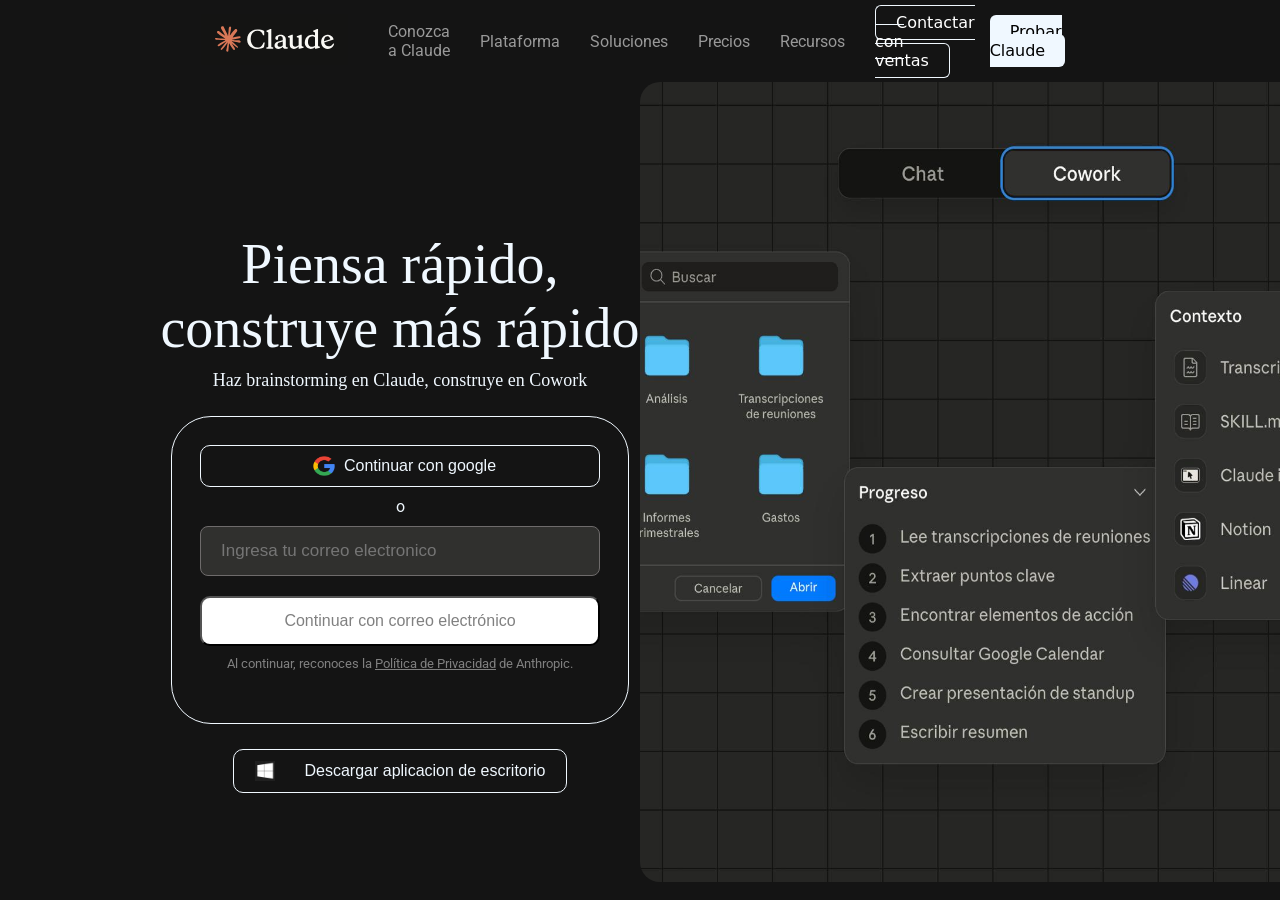
<file: claude.html>
<!doctype html>
<html lang="en">
  <head>
    <link rel="preconnect" href="https://fonts.googleapis.com" />
    <link rel="preconnect" href="https://fonts.gstatic.com" crossorigin />
    <link
      href="https://fonts.googleapis.com/css2?family=Roboto:ital,wght@0,100..900;1,100..900&display=swap"
      rel="stylesheet"
    />
    <meta charset="UTF-8" />
    <meta name="viewport" content="width=device-width, initial-scale=1.0" />
    <link rel="stylesheet" href="./assets/css/clau.css" />
    <title>Document</title>
  </head>
  <body>
    <header>
      <div class="logo">
        <a href="https://claude.ai/login">
          <img class="imagen" src="assets/imágenes/claude.png" alt="" />
        </a>
      </div>
      <nav>
        <ul class="links">
          <li class="link"><a class="letra" href="">Conozca a Claude</a></li>
          <li class="link"><a class="letra" href="">Plataforma</a></li>
          <li class="link"><a class="letra" href="">Soluciones</a></li>
          <li class="link"><a class="letra" href="">Precios</a></li>
          <li class="link"><a class="letra" href="">Recursos</a></li>
          <li class="linkk">
            <a class="letras" href="">Contactar con ventas</a>
          </li>
          <li class="linkks"><a class="letraa" href="">Probar Claude</a></li>
        </ul>
      </nav>
    </header>
    <section class="home">
      <div class="ini">
        <h2>
          Piensa rápido, <br />
          construye más rápido
        </h2>
        <h3>Haz brainstorming en Claude, construye en Cowork</h3>

        <div class="ses">
          <button class="google">
            <img
              src="assets/imágenes/Google-Symbol.png"
              alt=""
              width="40px"
              height="20px"
            />
            <p class="boton"></p>
            Continuar con google
          </button>
          <p class="o">o</p>
          <input
            class="correo"
            type="text"
            placeholder="Ingresa tu correo electronico"
          />
          <button class="continuar">Continuar con correo electrónico</button>
          <p class="politica">
            Al continuar, reconoces la
            <a class="priv" href="">Política de Privacidad</a> de Anthropic.
          </p>
        </div>

        <button class="apli">
          <img
            class="app"
            src="assets/imágenes/windou-logo.png"
            alt=""
          />Descargar aplicacion de escritorio
        </button>
      </div>
      <img
        class="cue"
        src="WhatsApp Image 2026-04-08 at 8.41.26 PM.jpeg"
        alt=""
      />
    </section>
  </body>
</html>
</file>
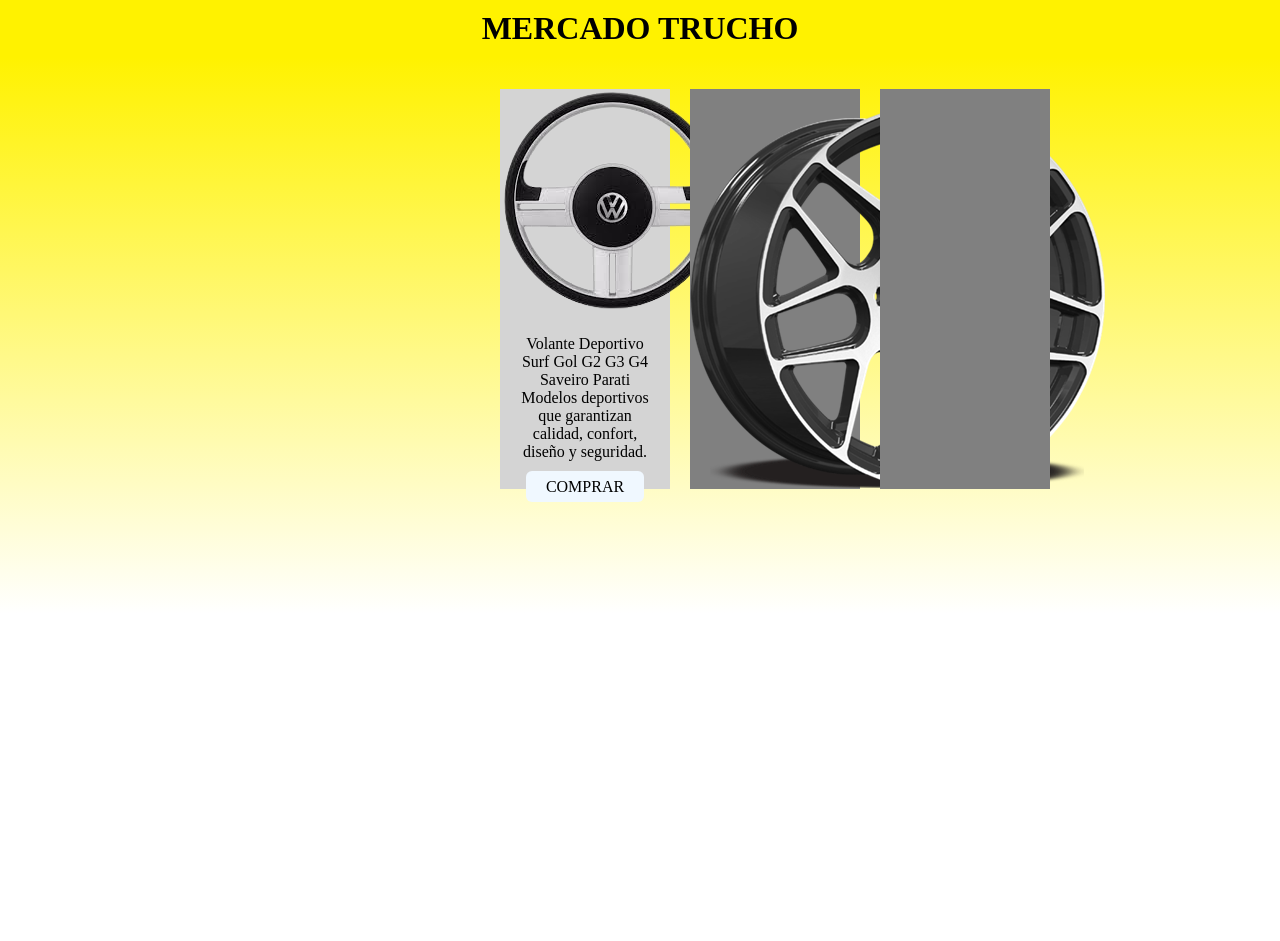
<file: inde.html>
<!doctype html>
<html lang="es">
  <head>
    <meta charset="UTF-8" />
    <meta name="viewport" content="width=device-width, initial-scale=1.0" />
    <link rel="stylesheet" href="./assets/css/sty.css" />
    <title>Document</title>
  </head>
  <body>
    <header>
      <h1>MERCADO TRUCHO</h1>
    </header>
    <main>
      <div class="volante">
        <img src="assets/imágenes/volante.png" alt="" />
        <p class="com">
          Volante Deportivo Surf Gol G2 G3 G4 Saveiro Parati Modelos deportivos
          que garantizan calidad, confort, diseño y seguridad.
        </p>
        <a class="comprar" href="">COMPRAR</a>
      </div>
      <div class="llanta">
        <img src="assets/imágenes/llanta.png" alt="" />
        <p class="llan"></p>
      </div>
      <div class="rueda"></div>
    </main>
  </body>
</html>
</file>
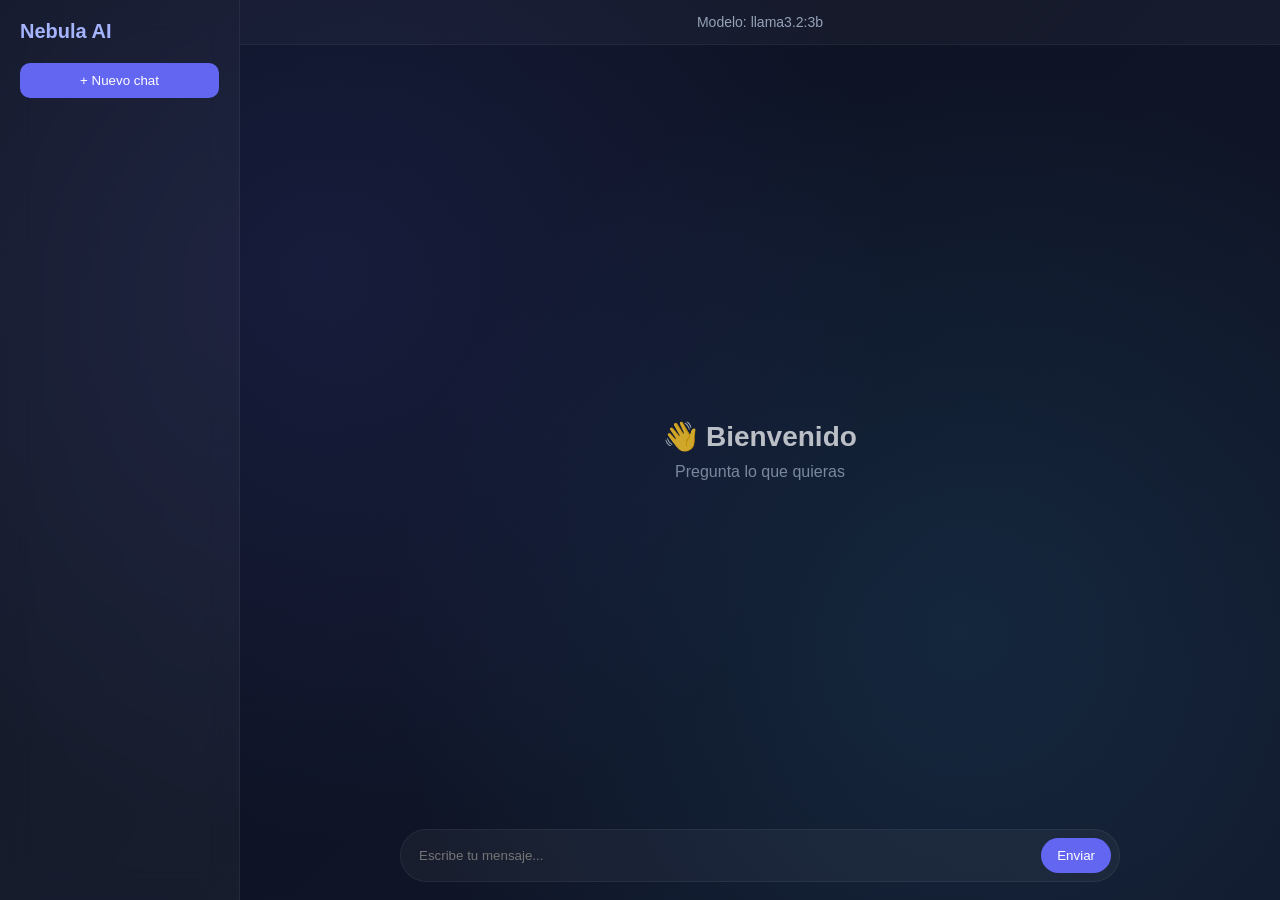
<file: assets/chat.html>
<!doctype html>
<html lang="es">
  <head>
    <meta charset="UTF-8" />
    <meta name="viewport" content="width=device-width, initial-scale=1.0" />
    <title>Nebula AI</title>

    <style>
      :root {
        --bg1: #0b1020;
        --bg2: #12182b;
        --accent: #6366f1;
        --user: linear-gradient(135deg, #6366f1, #818cf8);
        --bot: rgba(255, 255, 255, 0.04);
        --text: #e5e7eb;
      }

      * {
        margin: 0;
        padding: 0;
        box-sizing: border-box;
      }

      body {
        font-family: "Inter", sans-serif;
        background:
          radial-gradient(
            circle at 25% 30%,
            rgba(99, 102, 241, 0.12),
            transparent 50%
          ),
          radial-gradient(
            circle at 75% 70%,
            rgba(56, 189, 248, 0.1),
            transparent 50%
          ),
          linear-gradient(135deg, var(--bg1), var(--bg2));
        color: var(--text);
        display: flex;
        height: 100vh;
      }

      /* SIDEBAR */
      .sidebar {
        width: 240px;
        backdrop-filter: blur(16px);
        background: rgba(255, 255, 255, 0.04);
        border-right: 1px solid rgba(255, 255, 255, 0.06);
        padding: 20px;
      }

      .logo {
        font-size: 20px;
        font-weight: bold;
        margin-bottom: 20px;
        color: #a5b4fc;
      }

      .new-chat {
        width: 100%;
        padding: 10px;
        border-radius: 10px;
        border: none;
        background: var(--accent);
        color: white;
        cursor: pointer;
      }

      /* MAIN */
      .main {
        flex: 1;
        display: flex;
        flex-direction: column;
        position: relative;
      }

      /* HEADER */
      .header {
        padding: 14px;
        text-align: center;
        background: rgba(255, 255, 255, 0.03);
        border-bottom: 1px solid rgba(255, 255, 255, 0.05);
        font-size: 14px;
        color: #94a3b8;
      }

      /* BIENVENIDA */
      .welcome {
        position: absolute;
        top: 50%;
        left: 50%;
        transform: translate(-50%, -50%);
        text-align: center;
        opacity: 0.8;
        transition: 0.3s;
      }

      .welcome h1 {
        font-size: 28px;
        margin-bottom: 10px;
      }

      .welcome p {
        color: #94a3b8;
      }

      /* CHAT */
      #chat {
        flex: 1;
        padding: 25px;
        overflow-y: auto;
        display: flex;
        flex-direction: column;
        gap: 14px;
      }

      /* MENSAJES */
      .msg {
        max-width: 60%;
        padding: 14px 16px;
        border-radius: 14px;
        line-height: 1.5;
        animation: fadeIn 0.2s ease;
      }

      .user {
        align-self: flex-end;
        background: var(--user);
      }

      .bot {
        align-self: flex-start;
        background: var(--bot);
        border: 1px solid rgba(255, 255, 255, 0.05);
      }

      /* INPUT */
      .input-container {
        padding: 18px;
        display: flex;
        justify-content: center;
      }

      .input-box {
        width: 100%;
        max-width: 720px;
        display: flex;
        background: rgba(255, 255, 255, 0.04);
        border-radius: 999px;
        padding: 8px;
        border: 1px solid rgba(255, 255, 255, 0.06);
      }

      input {
        flex: 1;
        background: transparent;
        border: none;
        color: white;
        padding: 10px;
        outline: none;
      }

      button {
        background: var(--accent);
        border: none;
        border-radius: 999px;
        padding: 10px 16px;
        cursor: pointer;
        color: white;
      }

      /* LOADER */
      .loader {
        display: flex;
        gap: 5px;
      }

      .loader div {
        width: 7px;
        height: 7px;
        background: #94a3b8;
        border-radius: 50%;
        animation: bounce 1s infinite;
      }

      .loader div:nth-child(2) {
        animation-delay: 0.2s;
      }
      .loader div:nth-child(3) {
        animation-delay: 0.4s;
      }

      @keyframes bounce {
        0%,
        80%,
        100% {
          transform: scale(0);
        }
        40% {
          transform: scale(1);
        }
      }

      @keyframes fadeIn {
        from {
          opacity: 0;
          transform: translateY(4px);
        }
        to {
          opacity: 1;
          transform: translateY(0);
        }
      }
    </style>
  </head>

  <body>
    <div class="sidebar">
      <div class="logo">Nebula AI</div>
      <button class="new-chat" onclick="newChat()">+ Nuevo chat</button>
    </div>

    <div class="main">
      <div class="header">Modelo: llama3.2:3b</div>

      <!-- BIENVENIDA -->
      <div class="welcome" id="welcome">
        <h1>👋 Bienvenido</h1>
        <p>Pregunta lo que quieras</p>
      </div>

      <div id="chat"></div>

      <div class="input-container">
        <div class="input-box">
          <input
            id="prompt"
            placeholder="Escribe tu mensaje..."
            onkeydown="if (event.key === 'Enter') sendMessage();"
          />
          <button onclick="sendMessage()">Enviar</button>
        </div>
      </div>
    </div>

    <script>
      const API = "http://187.127.253.96:11434/api/generate";

      function newChat() {
        document.getElementById("chat").innerHTML = "";
        document.getElementById("welcome").style.display = "block";
      }

      async function sendMessage() {
        const input = document.getElementById("prompt");
        const text = input.value.trim();
        if (!text) return;

        // Ocultar bienvenida
        document.getElementById("welcome").style.display = "none";

        addMessage(text, "user");
        input.value = "";

        const loader = addLoader();

        try {
          const res = await fetch(API, {
            method: "POST",
            headers: { "Content-Type": "application/json" },
            body: JSON.stringify({
              model: "llama3.2:3b",
              prompt: text,
              stream: false,
            }),
          });

          const data = await res.json();
          removeLoader(loader);
          addMessage(data.response || "Sin respuesta", "bot");
        } catch (e) {
          removeLoader(loader);
          addMessage("⚠️ Error de conexión", "bot");
        }
      }

      function addMessage(text, type) {
        const chat = document.getElementById("chat");
        const msg = document.createElement("div");
        msg.className = "msg " + type;
        msg.textContent = text;
        chat.appendChild(msg);
        chat.scrollTop = chat.scrollHeight;
      }

      function addLoader() {
        const chat = document.getElementById("chat");
        const id = "load-" + Date.now();

        const div = document.createElement("div");
        div.className = "msg bot";
        div.id = id;

        div.innerHTML = `
    <div class="loader">
      <div></div><div></div><div></div>
    </div>
  `;

        chat.appendChild(div);
        return id;
      }

      function removeLoader(id) {
        const el = document.getElementById(id);
        if (el) el.remove();
      }
    </script>
  </body>
</html>
</file>
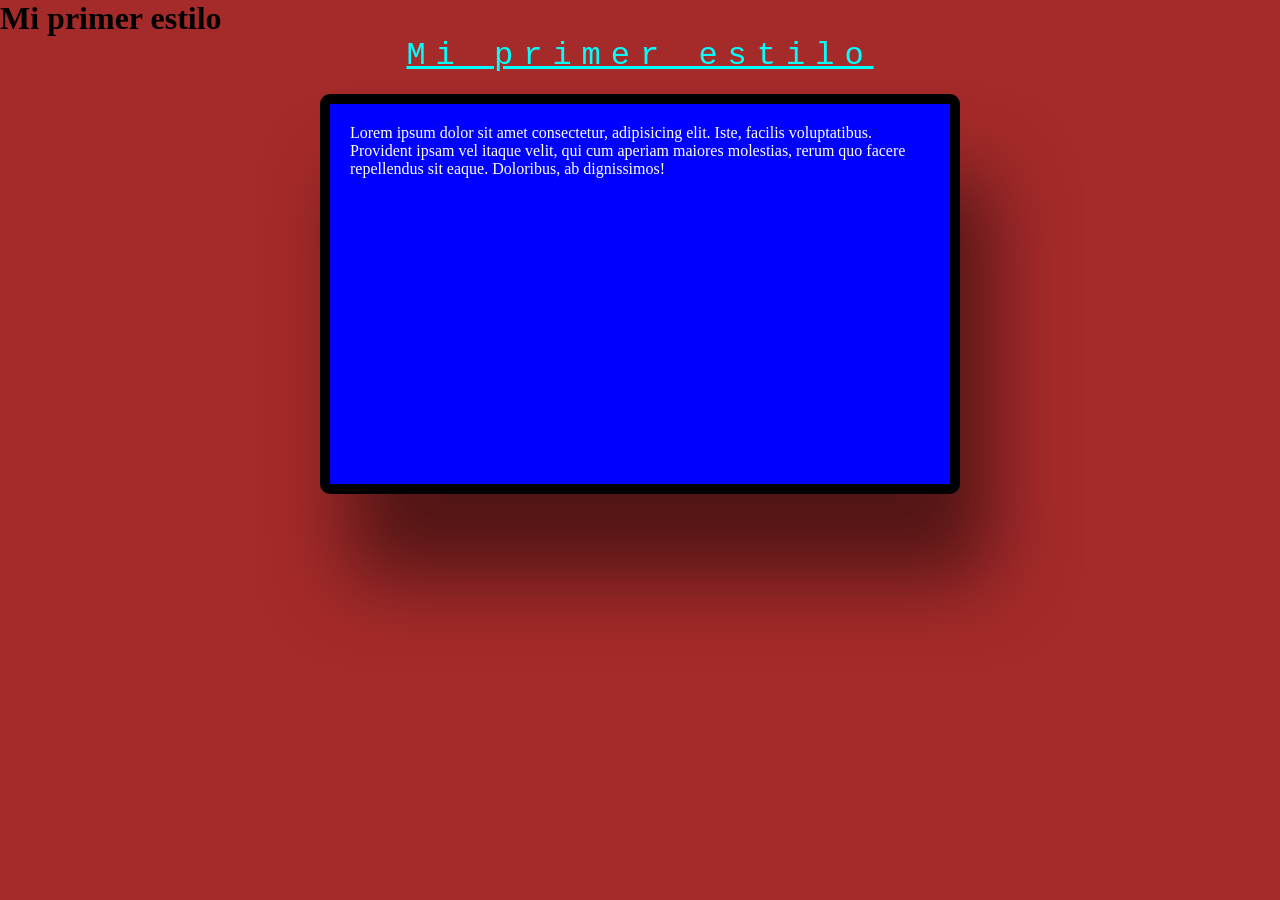
<file: assets/estilos.html>
<!doctype html>
<html lang="es">
  <head>
    <meta charset="UTF-8" />
    <meta name="viewport" content="width=device-width, initial-scale=1.0" />
    <link rel="stylesheet" href="./assets/styles/estilos.css" />
    <title>Document</title>
  </head>
  <body>
    <h1>Mi primer estilo</h1>
    <h6>Mi primer estilo</h6>

    <section>
      <p>
        Lorem ipsum dolor sit amet consectetur, adipisicing elit. Iste, facilis
        voluptatibus. Provident ipsam vel itaque velit, qui cum aperiam maiores
        molestias, rerum quo facere repellendus sit eaque. Doloribus, ab
        dignissimos!
      </p>
    </section>
  </body>
</html>
</file>
<file: assets/css/clau.css>
* {
  margin: 0%;
}
body {
  background-color: #141414;
  font-family: "Roboto", sans-serif;
  font-optical-sizing: auto;
  font-weight: 400px;
  font-style: normal;
}
header {
  width: 100%;
  height: 80px;
  background-color: #141414;

  display: flex;
  align-items: center;
  justify-content: space-between;
  padding: 1px;
}
nav {
  width: 1200px;
  height: 60px;
  background-color: #141414;
  margin-right: 200px;
  align-items: center;
  display: flex;
  justify-content: end;
}
.logo {
  margin-left: 200px;
}
.links {
  display: flex;
  margin-right: 20px;
  list-style: none;
  align-items: center;
}
.link {
  margin-right: 30px;
}
.letra {
  color: rgba(255, 255, 255, 0.568);
  text-decoration: none;
  font-family:
    5px "Anthropic Sans",
    system-ui,
    -apple-system,
    BlinkMacSystemFont,
    "Segoe UI",
    Roboto,
    Oxygen,
    Ubuntu,
    Cantarell,
    "Open Sans",
    "Helvetica Neue",
    sans-serif;
}
.letra:hover {
  color: white;
}
.letras {
  border: 1px solid aliceblue;
  color: white;
  margin: 0%;
  text-decoration: none;
  margin-top: 2px;
  padding: 7px 20px;
  border-radius: 6px;
  transition: 0.3s all ease-in-out;
  font-family:
    "Anthropic Sans",
    system-ui,
    -apple-system,
    BlinkMacSystemFont,
    "Segoe UI",
    Roboto,
    Oxygen,
    Ubuntu,
    Cantarell,
    "Open Sans",
    "Helvetica Neue",
    sans-serif;
}
.letras:hover {
  background-color: black;
  border-color: transparent;
  transition: 0.3s all ease-in-out;
}
.letraa {
  background-color: aliceblue;
  color: black;
  text-decoration: none;
  border-radius: 6px;
  padding: 7px 20px;
  font-family:
    "Anthropic Sans",
    system-ui,
    -apple-system,
    BlinkMacSystemFont,
    "Segoe UI",
    Roboto,
    Oxygen,
    Ubuntu,
    Cantarell,
    "Open Sans",
    "Helvetica Neue",
    sans-serif;
}
.letraa:hover {
  background-color: rgb(216, 216, 216);
  border-color: transparent;
  transition: 0.3s all ease-in-out;
}
.linkk {
  margin-right: 15px;
}
.ini {
  display: flex;
  flex-direction: column;
  align-items: center;

  background-color: #141414;
  text-align: center;
  color: aliceblue;
}
h2 {
  margin-top: 150px;
  font:
    56px "Anthropic serif",
    Georgia,
    "Times New Roman",
    Times,
    serif;
}
h3 {
  margin-top: 10px;
  font:
    18px "Anthropic serif",
    Georgia,
    "Times New Roman",
    Times,
    serif;
}
.ses {
  text-align: center;
  margin: 25px;
  width: 400px;
  height: 250px;
  background-color: #141414;
  justify-content: center;
  border-radius: 40px;
  border: 1px solid aliceblue;
  padding: 28px;
}
.home {
  width: 75%;
  margin: 0 auto;
  display: grid;
  grid-template-columns: 50% 50%;
}
.google {
  font-size: medium;
  align-items: center;
  width: 100%;
  padding: 10px 0px;
  display: flex;
  justify-content: center;
  background-color: #141414;
  color: aliceblue;
  border: 1px solid aliceblue;
  border-radius: 10px;
}
.google:hover {
  background-color: black;
  border-color: transparent;
  transition: 0.3s all ease-in-out;
}

.o {
  font-size: medium;
  align-items: center;
  display: flex;
  justify-content: center;
  padding: 10px 0;
}
.correo {
  font-size: medium;
  width: 100%;
  padding: 14px 0px;
  padding-left: 20px;
  box-sizing: border-box;
  color: white;
  border: 1px solid rgb(110, 107, 107);
  border-radius: 8px;
  background-color: #30302e;
  font-size: 17px;
}
.continuar {
  font-size: medium;
  width: 100%;
  padding: 14px 0;
  display: flex;
  justify-content: center;
  background-color: #ffffff;
  color: gray;
  margin-top: 20px;
  border-radius: 10px;
}
.continuar:hover {
  background-color: rgb(216, 216, 216);
  border-color: transparent;
  transition: 0.3s all ease-in-out;
  color: gray;
}
.politica {
  margin-top: 10px;
  text-align: center;
  font-size: small;
  color: gray;
}
.priv {
  margin-top: 10px;
  color: gray;
}
.apli {
  height: 44px;
  width: 334px;
  font-size: medium;
  align-items: center;

  padding: 10px 0px;
  display: flex;
  justify-content: center;
  background-color: #141414;
  color: aliceblue;
  border: 1px solid aliceblue;
  border-radius: 10px;
}
.apli:hover {
  background-color: black;
  border-color: transparent;
  transition: 0.3s all ease-in-out;
}
.cue {
  height: 800px;
  width: 730px;
  border-radius: 20px;
}
.app {
  width: 20px;
  height: 20px;
  padding-right: 30px;
}
</file>
<file: assets/css/sty.css>
* {
  margin: 0%;
}
h1 {
  text-align: center;
}
header {
  padding: 10px;
  margin: 0%;
  background-color: rgba(255, 242, 0, 1);
}
main {
  padding: 2.5%;
  padding-right: 100px;
  padding-left: 500px;
  background: #ffffff;
  background-size: cover;
  background: linear-gradient(
    0deg,
    rgba(255, 255, 255, 1) 0%,
    rgba(255, 255, 255, 1) 37%,
    rgba(255, 242, 0, 1) 100%
  );
  display: grid;
  grid-template-columns: 25% 25% 25%;
  grid-template-rows: 400px 400px;
  gap: 20px;
}
.volante {
  background-color: rgb(212, 212, 212);
  text-align: center;
}
.com {
  padding: 10%;
}
.comprar {
  background-color: aliceblue;
  color: black;
  text-decoration: none;
  border-radius: 6px;
  padding: 7px 20px;
}

.llanta {
  background-color: gray;
}
.rueda {
  background-color: gray;
}
</file>
<file: assets/assets/styles/estilos.css>
* {
  padding: 0;
  margin: 0;
  box-sizing: border-box;
}

body {
  background-color: brown;
}
h6 {
  font-size: xx-large;
  font-weight: lighter;
  color: aqua;
  letter-spacing: 10px;
  text-align: center;
  text-decoration: underline;
  font-family: "Courier New", Courier, monospace;
}
section {
  background-color: blue;
  width: 50%;
  height: 400px;
  margin: 20px auto;
  border-radius: 10px;
  box-shadow: 29px 83px 80px 0px rgba(0, 0, 0, 0.51);
  -webkit-box-shadow: 29px 83px 80px 0px rgba(0, 0, 0, 0.51);
  -moz-box-shadow: 29px 83px 80px 0px rgba(0, 0, 0, 0.51);
  border: 10px solid black;
  color: white;
  padding: 20px;
  transition: 1s all ease-in-out;
}

section:hover {
  transform: scale(1.2);
  transition: 1s all ease-in-out;
}
</file>
